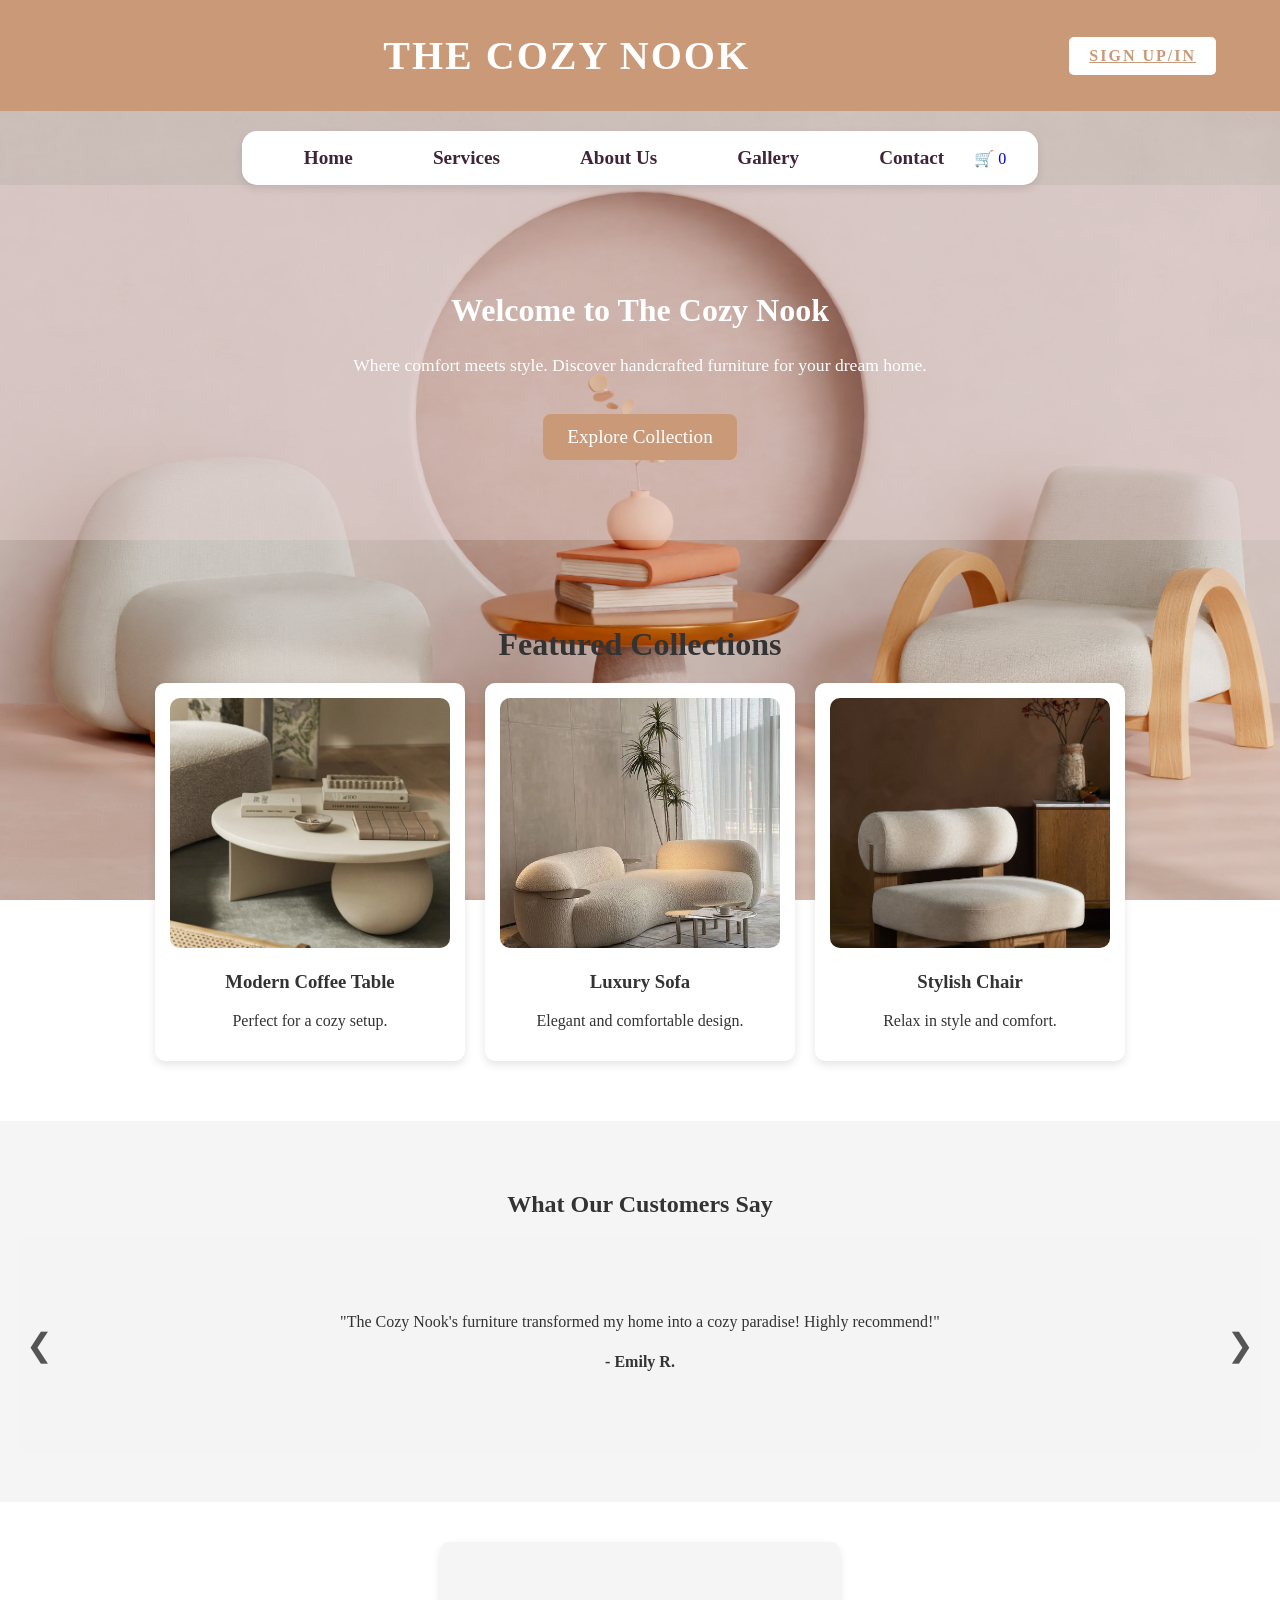
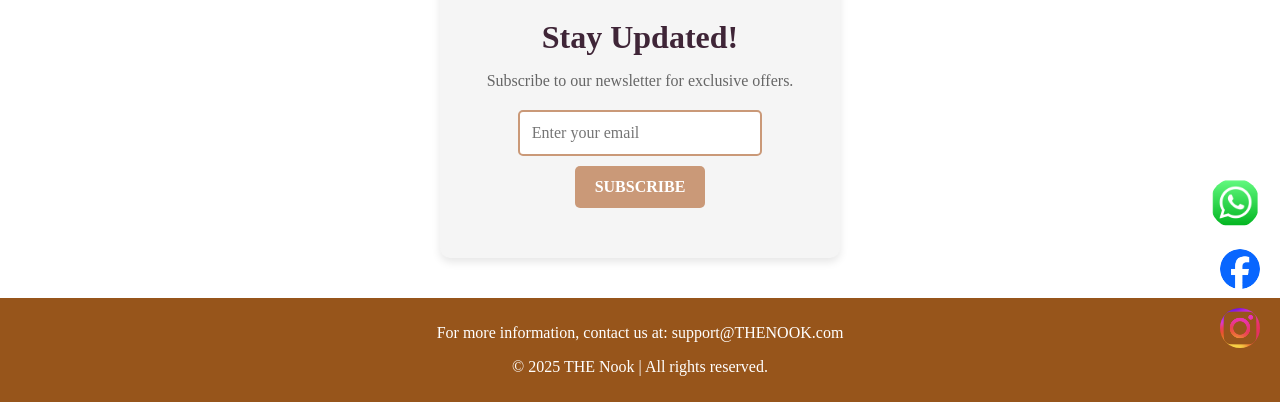
<file: html/index.html>
<!--About the devided work : everyonw worked equally on all of the html pages that whyy we did not specify 2 pages for each -->
<!DOCTYPE html>
<html lang="en">
<head>
    <meta charset="UTF-8">
    <meta name="viewport" content="width=device-width, initial-scale=1.0">
    <title>Home - CSC443 Project</title>
    <link rel="stylesheet" href="/css/style.css">
    <link rel="icon" type="image/x-icon" href="/images/favicon.png">

   

</head>

<body>
   
    <header>
        <div class="header-content">
            <span class="logo">THE COZY NOOK</span>
            
            <a href="/html/signin.html" class="sign-in">Sign Up/In</a>
        </div>
    </header>

    <nav class="navbar">
        <span class="menu-toggle" id="menu-toggle">&#9776;</span> <!-- ☰ -->
        <ul class="nav-links" id="nav-links">
            <li><a href="/html/index.html">Home</a></li>
            <li><a href="/html/services.html">Services</a></li>
            <li><a href="/html/team.html">About Us</a></li>
            <li><a href="/html/gallery.html">Gallery</a></li>
            <li><a href="/html/contact.html">Contact</a></li>
        </ul>
        <div class="cart-container">
            <a href="/html/cart.html" class="cart-link" style="text-decoration: none;">🛒 <span class="cart-count">0</span></a>
        </div>
    </nav>
    </nav>
    
    
   
    <section class="hero">
        <h1>Welcome to The Cozy Nook</h1>
        <p>Where comfort meets style. Discover handcrafted furniture for your dream home.</p>
        <a href="/html/gallery.html" class="cta-button">Explore Collection</a>
    </section>
    
  
<section class="featured-products">
    <h2>Featured Collections</h2>
    <div class="product-grid">
        <div class="product" data-category="coffee-table">
            <img src="/images/cofee.jpg" alt="Modern Coffee Table">
            <h3>Modern Coffee Table</h3>
            <p>Perfect for a cozy setup.</p>
        </div>
        <div class="product" data-category="sofa">
            <img src="/images/sofa4.jpg" alt="Luxury Sofa">
            <h3>Luxury Sofa</h3>
            <p>Elegant and comfortable design.</p>
        </div>
        <div class="product" data-category="chair">
            <img src="/images/chair.jpg" alt="Stylish Chair">
            <h3>Stylish Chair</h3>
            <p>Relax in style and comfort.</p>
        </div>
    </div>
</section>

    
    
<section class="testimonials">
    <h2>What Our Customers Say</h2>
  
    <div class="testimonial-slider">
      <button class="arrow left" onclick="prevSlide()">❮</button>
  
      <div class="testimonial-track">
  
        <div class="testimonial">
          <p>"The Cozy Nook's furniture transformed my home into a cozy paradise! Highly recommend!"</p>
          <h4>- Emily R.</h4>
        </div>
  
        <div class="testimonial">
          <p>"I was blown away by the quality and design of their pieces. The delivery was fast and hassle-free!"</p>
          <h4>- Daniel M.</h4>
        </div>
  
        <div class="testimonial">
          <p>"Beautiful craftsmanship and super comfortable. My living room finally feels complete!"</p>
          <h4>- Sara L.</h4>
        </div>
  
        <div class="testimonial">
          <p>"Customer service was fantastic! They helped me choose the perfect pieces for my small apartment."</p>
          <h4>- Mark T.</h4>
        </div>
  
        <div class="testimonial">
          <p>"Affordable, stylish, and durable—exactly what I was looking for. I get compliments all the time!"</p>
          <h4>- Jenna F.</h4>
        </div>
  
        <div class="testimonial">
          <p>"I love how customizable the furniture is. The modular sofa fits perfectly in my space!"</p>
          <h4>- Omar K.</h4>
        </div>
  
      </div>
  
      <button class="arrow right" onclick="nextSlide()">❯</button>
    </div>
  </section>
    
    <section class="newsletter">
        <h2>Stay Updated!</h2>
        <p>Subscribe to our newsletter for exclusive offers.</p>
        <form>
            <input type="email" placeholder="Enter your email">
            <button type="submit">Subscribe</button>
        </form>
    </section>
    
    
    <div class="floating-icons">
        <a href="https://www.facebook.com" target="_blank">
            <img src="/images/facebook.png" alt="Facebook">
        </a>
        <a href="https://www.instagram.com" target="_blank">
            <img src="/images/Instagram_Glyph_Gradient.png" alt="Instagram">
        </a>
    </div>
    
    <a href="https://wa.me/YOUR_PHONE_NUMBER" class="whatsapp-float" target="_blank">
        <img src="/images/whatsapp-icon.png" alt="Chat with us">
    </a>
    
    <footer>
        <p>For more information, contact us at: support@THENOOK.com</p>
        <p>&copy; 2025 THE Nook | All rights reserved.</p>
    </footer>
    <script src="/js/index.js"></script>
</body>
</html>
</file>
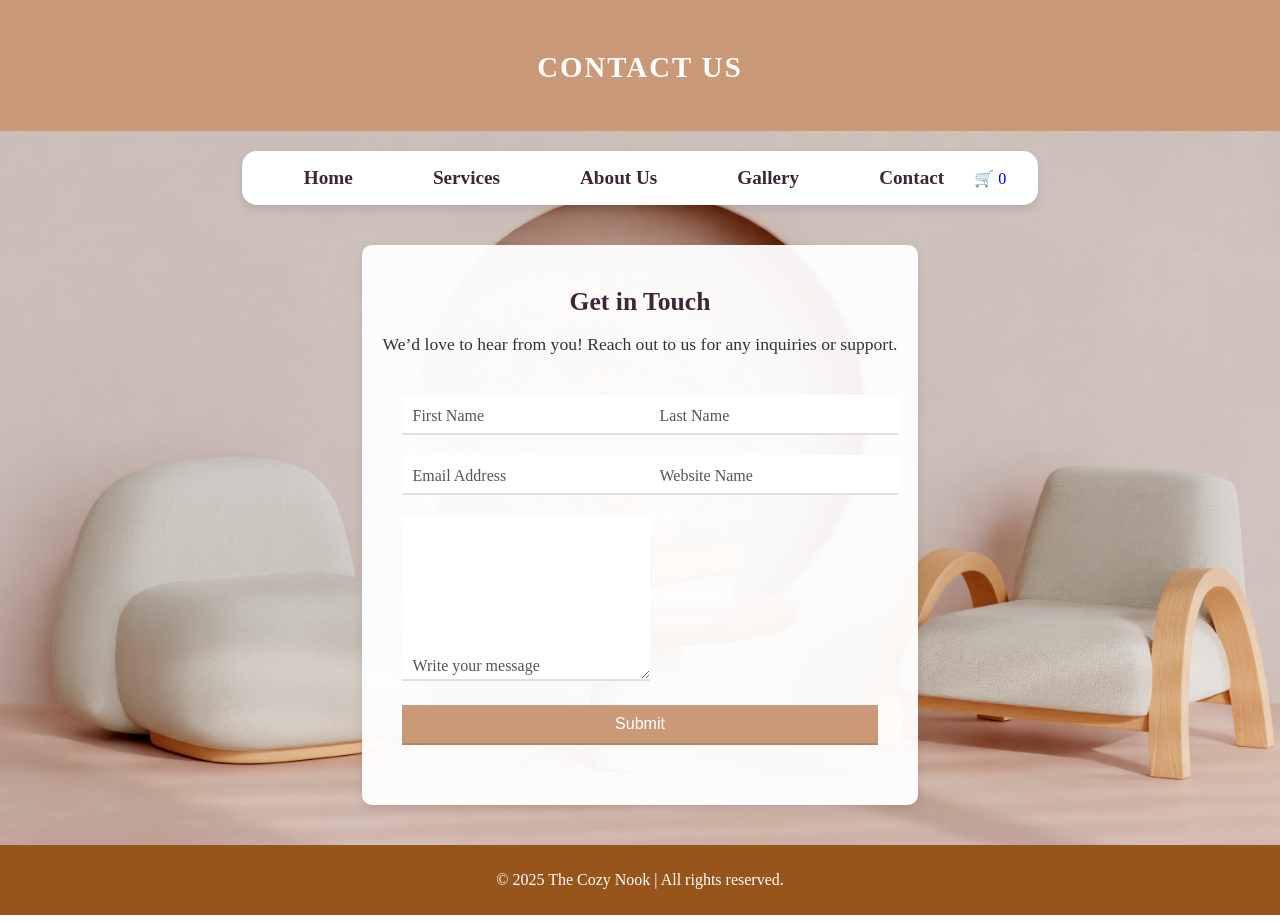
<file: html/contact.html>
<!DOCTYPE html>
<html lang="en">
<head>
    <meta charset="UTF-8">
    <meta name="viewport" content="width=device-width, initial-scale=1.0">
    <title>Contact Us - The Cozy Nook</title>
    <link rel="stylesheet" href="/css/style.css">
    <link rel="stylesheet" href="/css/contact.css">
    <link rel="icon" type="image/x-icon" href="/images/favicon.png">
</head>
<body>
    <header>
        <h1>Contact Us</h1>
    </header>

    <nav class="navbar">
        <span class="menu-toggle" id="menu-toggle">&#9776;</span> <!-- ☰ -->
        <ul class="nav-links" id="nav-links">
            <li><a href="/html/index.html">Home</a></li>
            <li><a href="/html/services.html">Services</a></li>
            <li><a href="/html/team.html">About Us</a></li>
            <li><a href="/html/gallery.html">Gallery</a></li>
            <li><a href="/html/contact.html">Contact</a></li>
        </ul>
        <div class="cart-container">
            <a href="/html/cart.html" class="cart-link" style="text-decoration: none;">🛒 <span class="cart-count">0</span></a>
        </div>
    </nav>

    <main class="contact-container">
        <h2>Get in Touch</h2>
        <p>We’d love to hear from you! Reach out to us for any inquiries or support.</p>
        
        <div class="contact-form">
            <form action="#">
                <div class="form-row">
                    <div class="input-data">
                        <input type="text" required>
                        <div class="underline"></div>
                        <label for="">First Name</label>
                    </div>
                    <div class="input-data">
                        <input type="text" required>
                        <div class="underline"></div>
                        <label for="">Last Name</label>
                    </div>
                </div>
                
                <div class="form-row">
                    <div class="input-data">
                        <input type="email" required>
                        <div class="underline"></div>
                        <label for="">Email Address</label>
                    </div>
                    <div class="input-data">
                        <input type="text" required>
                        <div class="underline"></div>
                        <label for="">Website Name</label>
                    </div>
                </div>

                <div class="form-row">
                    <div class="input-data textarea">
                        <textarea rows="8" required></textarea>
                        <div class="underline"></div>
                        <label for="">Write your message</label>
                    </div>
                </div>

                <div class="form-row submit-btn">
                    <div class="input-data">
                        <div class="inner"></div>
                        <input type="submit" value="Submit">
                    </div>
                </div>
            </form>
        </div>
    </main>

    <footer>
        <p>&copy; 2025 The Cozy Nook | All rights reserved.</p>
    </footer>
</body>
<script src="/js/contact.js"></script>

</html>
</file>
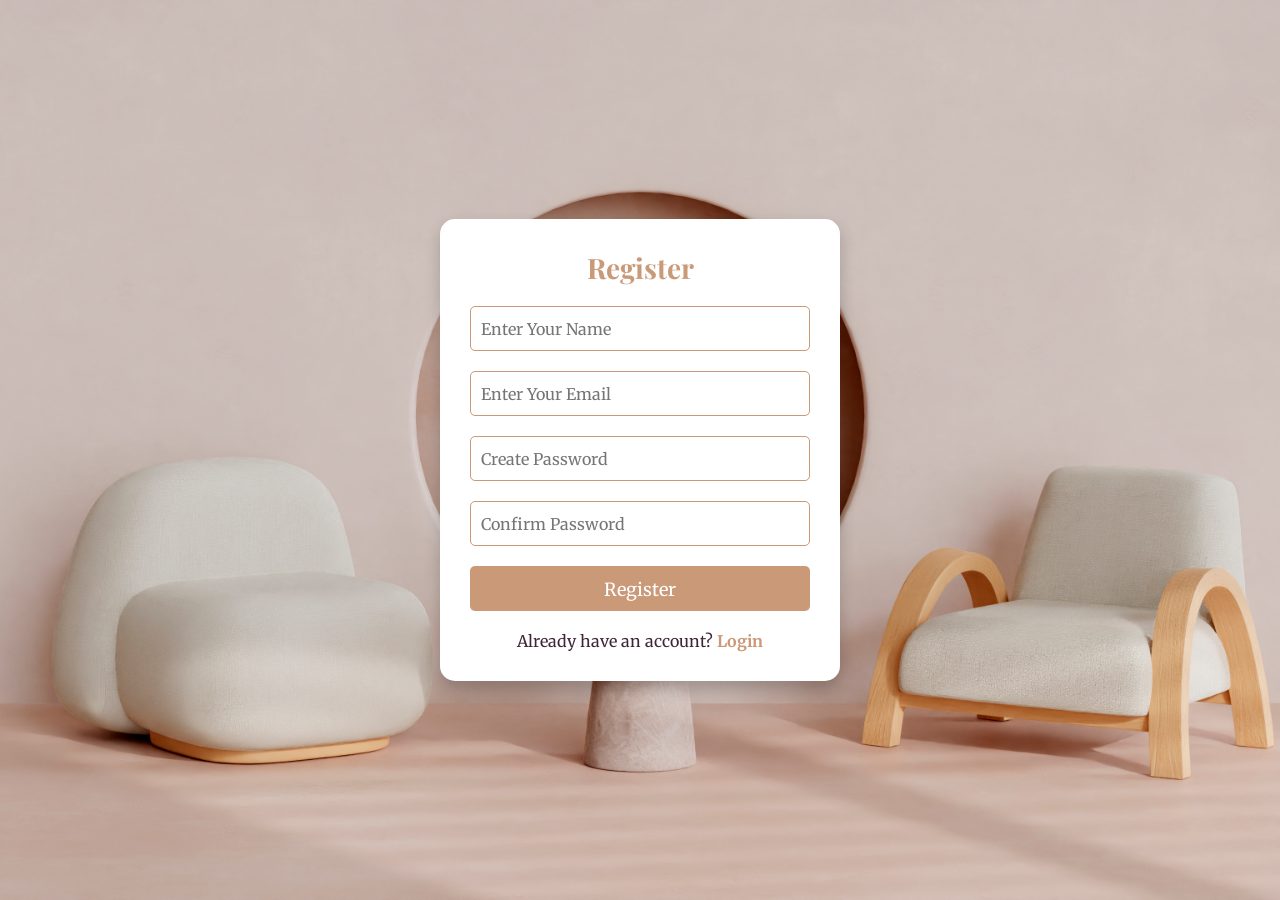
<file: html/register.html>
<!DOCTYPE html>
<html lang="en" dir="ltr">
<head>
    <meta charset="UTF-8">
    <title>Register | The Cozy Nook</title>
    <link rel="stylesheet" href="/css/style1.css">
    <meta name="viewport" content="width=device-width, initial-scale=1.0">
</head>
<body>
    <div class="container">
        <form id="register-form" class="form" novalidate>
            <div class="title">Register</div>
            <div class="input-box">
                <input type="text" id="name" placeholder="Enter Your Name" required>
                <div class="underline"></div>
            </div>
            <div class="input-box">
                <input type="email" id="email" placeholder="Enter Your Email" required>
                <div class="underline"></div>
            </div>
            <div class="input-box">
                <input type="password" id="password" placeholder="Create Password" required>
                <div class="underline"></div>
            </div>
            <div class="input-box">
                <input type="password" id="confirm-password" placeholder="Confirm Password" required>
                <div class="underline"></div>
                <small id="password-message" class="error-message"></small>
            </div>
            <div class="input-box button">
                <input type="submit" value="Register">
            </div>
            <p class="switch-form">Already have an account? <a href="/html/signin.html">Login</a></p>
        </form>
    </div>

    <script>
        const form = document.getElementById('register-form');
        const password = document.getElementById('password');
        const confirmPassword = document.getElementById('confirm-password');
        const message = document.getElementById('password-message');

        function validatePasswordMatch() {
            if (password.value !== confirmPassword.value) {
                message.textContent = 'Passwords do not match.';
                confirmPassword.setCustomValidity('Passwords do not match.');
            } else {
                message.textContent = '';
                confirmPassword.setCustomValidity('');
            }
        }

        password.addEventListener('input', validatePasswordMatch);
        confirmPassword.addEventListener('input', validatePasswordMatch);

        form.addEventListener('submit', function(event) {
            validatePasswordMatch();
            if (!form.checkValidity()) {
                event.preventDefault();
            }
        });
    </script>
</body>
</html>
</file>
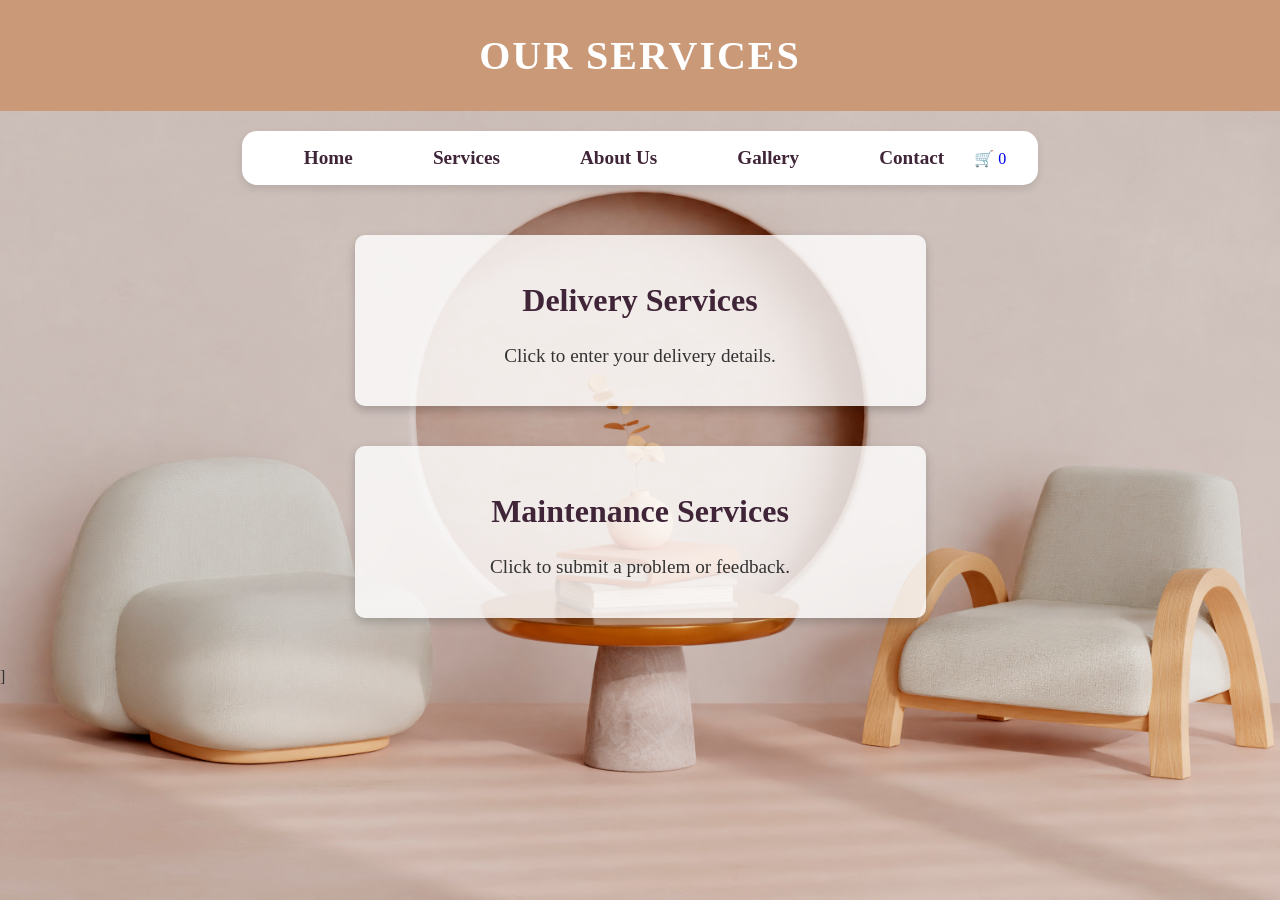
<file: html/services.html>
<!DOCTYPE html>
<html lang="en">
<head>
    <meta charset="UTF-8">
    <meta name="viewport" content="width=device-width, initial-scale=1.0">
    <title>Our Services - The Cozy Nook</title>
    <link rel="stylesheet" href="/css/style.css">
    <link rel="stylesheet" href="/css/services.css">
    <link rel="icon" type="image/x-icon" href="/images/favicon.png">
</head>
<body>
    <header>Our Services</header>
  
    <nav class="navbar">
        <span class="menu-toggle" id="menu-toggle">&#9776;</span> <!-- ☰ -->
        <ul class="nav-links" id="nav-links">
            <li><a href="/html/index.html">Home</a></li>
            <li><a href="/html/services.html">Services</a></li>
            <li><a href="/html/team.html">About Us</a></li>
            <li><a href="/html/gallery.html">Gallery</a></li>
            <li><a href="/html/contact.html">Contact</a></li>
        </ul>
        <div class="cart-container">
            <a href="/html/cart.html" class="cart-link" style="text-decoration: none;">🛒 <span class="cart-count">0</span></a>
        </div>
    </nav>
    <main>
       
        <section id="delivery-services" class="service-box">
            <h2>Delivery Services</h2>
            <p>Click to enter your delivery details.</p>
            <form id="delivery-form">
                <label for="customer-name">Full Name:</label>
                <input type="text" id="customer-name" name="customer-name" required>
                
                <label for="customer-address">Address:</label>
                <textarea id="customer-address" name="customer-address" required></textarea>
                
                <label for="customer-phone">Phone Number:</label>
                <input type="tel" id="customer-phone" name="customer-phone" required>
                
                <button type="submit">Confirm Order</button>
            </form>
            <p id="confirmation-message" class="confirmation-message">Your order has been processed successfully!</p>
        </section>

        
        <section id="maintenance-services" class="service-box">
            <h2>Maintenance Services</h2>
            <p>Click to submit a problem or feedback.</p>
            <form id="maintenance-form">
                <label for="customer-feedback">Your Message:</label>
                <textarea id="customer-feedback" name="customer-feedback" placeholder="Describe the issue..." required></textarea>
                
                <button type="submit">Submit</button>
            </form>
            <p id="maintenance-confirmation" class="confirmation-message">Your message has been received!</p>
        </section>
    </main>
]

    <script src="/js/services.js"></script>
</body>
</html>
</file>
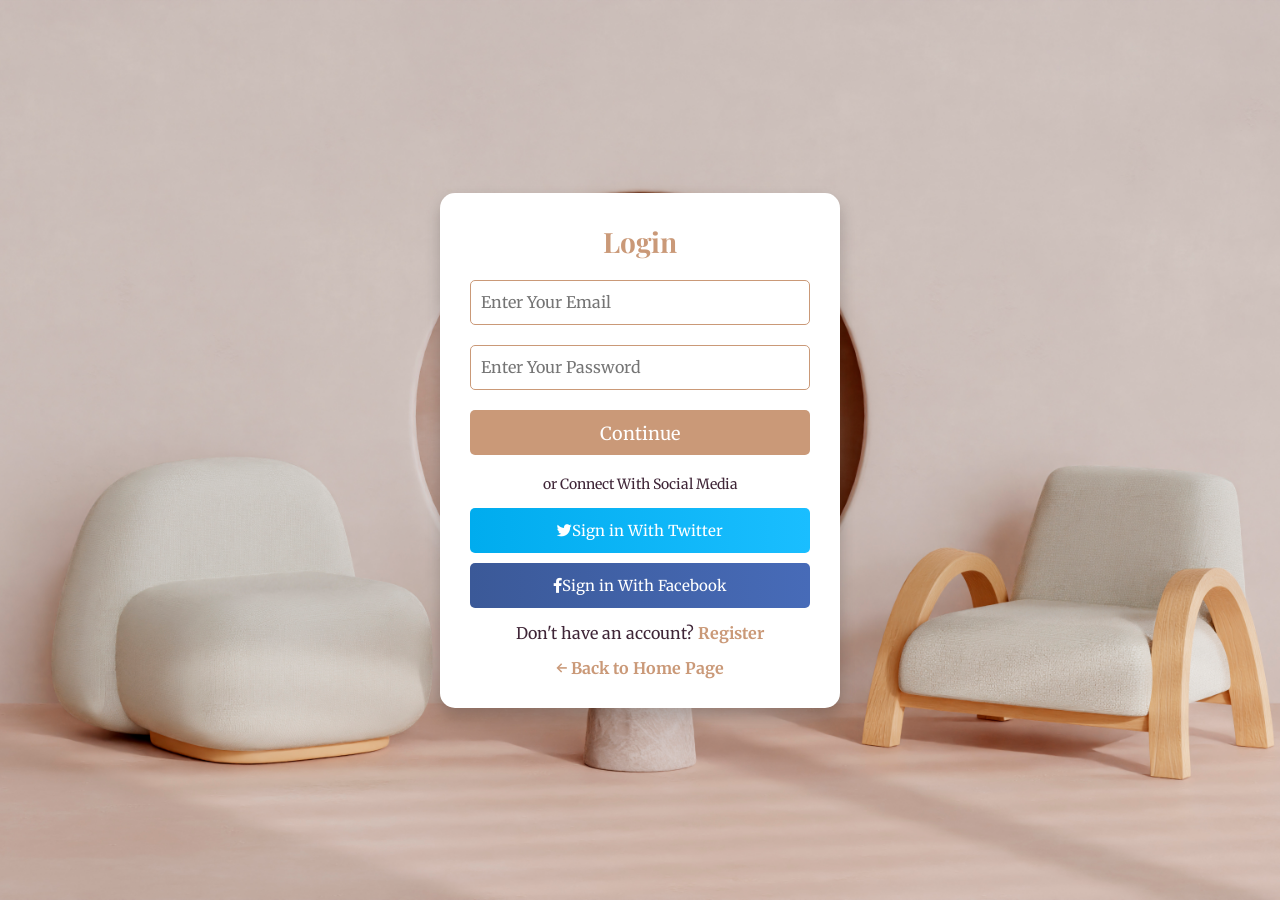
<file: html/signin.html>
<!DOCTYPE html>
<html lang="en" dir="ltr">
<head>
    <meta charset="UTF-8">
    <title>Sign In | The Cozy Nook</title>
    <link rel="stylesheet" href="/css/style1.css">
    <link rel="stylesheet" href="https://cdnjs.cloudflare.com/ajax/libs/font-awesome/5.15.2/css/all.min.css"/>
    <meta name="viewport" content="width=device-width, initial-scale=1.0">
</head>
<body>
    <div class="container">
        <form id="login-form" class="form">
            <div class="title">Login</div>
            <div class="input-box">
                <input type="text" placeholder="Enter Your Email" required>
                <div class="underline"></div>
            </div>
            <div class="input-box">
                <input type="password" placeholder="Enter Your Password" required>
                <div class="underline"></div>
            </div>
            <div class="input-box button">
                <input type="submit" value="Continue">
            </div>
            <div class="option">or Connect With Social Media</div>
            <div class="twitter">
                <a href="#"><i class="fab fa-twitter"></i>Sign in With Twitter</a>
            </div>
            <div class="facebook">
                <a href="#"><i class="fab fa-facebook-f"></i>Sign in With Facebook</a>
            </div>
            <p class="switch-form">Don't have an account? <a href="/html/register.html">Register</a></p>
            <!-- Back to Home Page Link -->
            <p class="switch-form"><a href="/html/index.html">← Back to Home Page</a></p>
        </form>
    </div>
</body>
</html>
</file>
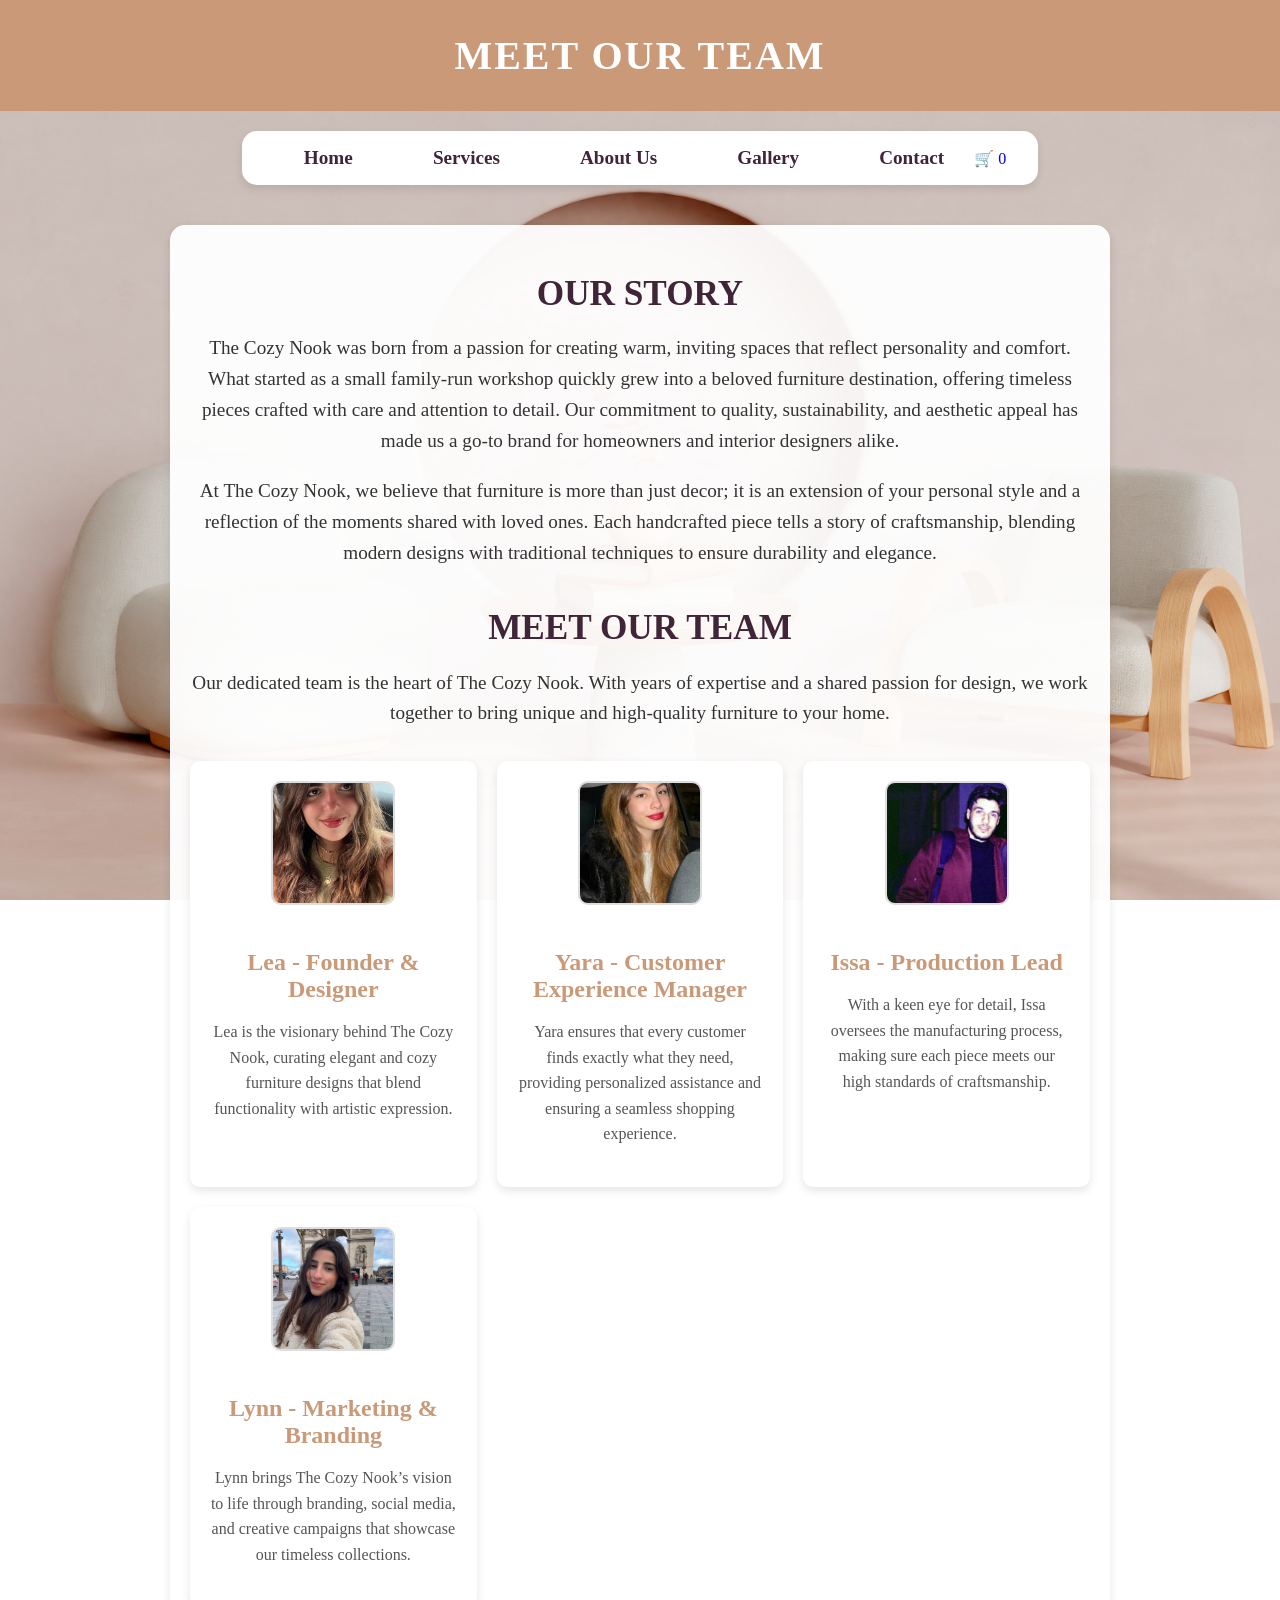
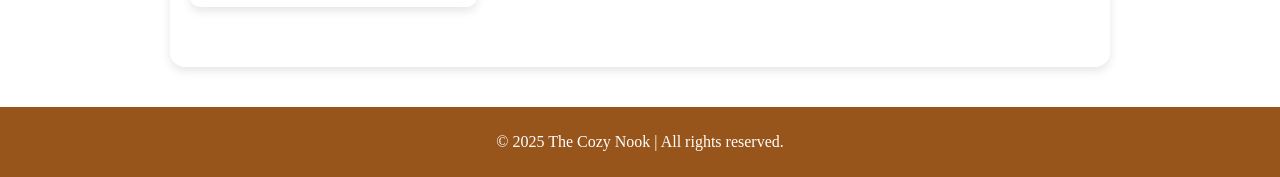
<file: html/team.html>
<!DOCTYPE html>
<html lang="en">
<head>
    <meta charset="UTF-8">
    <meta name="viewport" content="width=device-width, initial-scale=1.0">
    <title>About Us - The Cozy Nook</title>
    <link rel="stylesheet" href="/css/style.css">
    <link rel="stylesheet" href="/css/aboutus.css">
    <link rel="icon" type="image/x-icon" href="/images/favicon.png">
</head>
<body>
    <header>Meet Our Team</header>
  
    <nav class="navbar">
        <span class="menu-toggle" id="menu-toggle">&#9776;</span> <!-- ☰ -->
        <ul class="nav-links" id="nav-links">
            <li><a href="/html/index.html">Home</a></li>
            <li><a href="/html/services.html">Services</a></li>
            <li><a href="/html/team.html">About Us</a></li>
            <li><a href="/html/gallery.html">Gallery</a></li>
            <li><a href="/html/contact.html">Contact</a></li>
        </ul>
        <div class="cart-container">
            <a href="/html/cart.html" class="cart-link" style="text-decoration: none;">🛒 <span class="cart-count">0</span></a>
        </div>
    </nav>
    
    <main class="about-container">
        <section class="about-story">
            <h2>Our Story</h2>
            <p>The Cozy Nook was born from a passion for creating warm, inviting spaces that reflect personality and comfort. What started as a small family-run workshop quickly grew into a beloved furniture destination, offering timeless pieces crafted with care and attention to detail. Our commitment to quality, sustainability, and aesthetic appeal has made us a go-to brand for homeowners and interior designers alike.</p>
            <p>At The Cozy Nook, we believe that furniture is more than just decor; it is an extension of your personal style and a reflection of the moments shared with loved ones. Each handcrafted piece tells a story of craftsmanship, blending modern designs with traditional techniques to ensure durability and elegance.</p>
        </section>
        
        <section class="team-section">
            <h2>Meet Our Team</h2>
            <p>Our dedicated team is the heart of The Cozy Nook. With years of expertise and a shared passion for design, we work together to bring unique and high-quality furniture to your home.</p>
            <div class="team-members">
                <div class="team-member">
                    <img src="/images/lea.jpg" alt="Lea - Founder & Designer">
                    <h3>Lea - Founder & Designer</h3>
                    <p>Lea is the visionary behind The Cozy Nook, curating elegant and cozy furniture designs that blend functionality with artistic expression.</p>
                </div>
                <div class="team-member">
                    <img src="/images/yara.png" alt="Yara - Customer Experience Manager">
                    <h3>Yara - Customer Experience Manager</h3>
                    <p>Yara ensures that every customer finds exactly what they need, providing personalized assistance and ensuring a seamless shopping experience.</p>
                </div>
                <div class="team-member">
                    <img src="/images/issa1.png" alt="Issa - Production Lead">
                    <h3>Issa - Production Lead</h3>
                    <p>With a keen eye for detail, Issa oversees the manufacturing process, making sure each piece meets our high standards of craftsmanship.</p>
                </div>
                <div class="team-member">
                    <img src="/images/lynn.png" alt="Lynn - Marketing & Branding">
                    <h3>Lynn - Marketing & Branding</h3>
                    <p>Lynn brings The Cozy Nook’s vision to life through branding, social media, and creative campaigns that showcase our timeless collections.</p>
                </div>
                
            </div>
        </section>
    </main>
    
    <footer>
        <p>&copy; 2025 The Cozy Nook | All rights reserved.</p>
    </footer>
</body>
</html>
</file>
<file: css/style.css>
body {
    opacity: 0;
    animation: fadeIn 1s ease-in-out forwards;
}

@keyframes fadeIn {
    from {
        opacity: 0;
        transform: translateY(-10px);
    }
    to {
        opacity: 1;
        transform: translateY(0);
    }
}

body {
    font-family: 'Merriweather', serif; 
    margin: 0;
    padding: 0;
    background: url('/images/image2.jpg') no-repeat center center fixed;
    background-size: cover;
    color: #333;
    display: flex;
    flex-direction: column;
    min-height: 100vh;

    header {
        background: #CA9978;
        color: white;
        padding: 2rem 0;
        text-align: center;
        font-size: 2.5rem;
        font-weight: bold;
        text-transform: uppercase;
        letter-spacing: 2px;
        font-family: 'Playfair Display', serif;
        margin-bottom: 20px;
        position: relative;
    }
    
    .header-content {
        display: flex;
        justify-content: space-between;
        align-items: center;
        width: 90%;
        margin: 0 auto;
        max-width: 1200px;
    }
    
    .logo {
        flex-grow: 1;
        text-align: center;
    }
    
    .sign-in {
        background: white;
        color: #CA9978;
        font-size: 1rem;
        font-weight: bold;
        border: none;
        padding: 10px 20px;
        border-radius: 5px;
        cursor: pointer;
        text-transform: uppercase;
        transition: 0.3s ease-in-out;
    }
    
    .sign-in:hover {
        background: #b88364;
        color: white;
    }
}    



nav {
    background: white;
    padding: 1rem 2rem;
    display: flex;
    justify-content: space-between;
    align-items: center;
    box-shadow: 0 4px 8px rgba(0, 0, 0, 0.1);
    border-radius: 15px;
    margin: 0 auto;
    max-width: 90%;
    position: sticky;
    top: 0;
    z-index: 1000;
}

nav ul {
    list-style: none;
    padding: 0;
    display: flex;
    justify-content: center;
    gap: 20px;
    margin: 0;
}

nav ul li {
    margin: 0 15px;
}

nav ul li a {
    text-decoration: none;
    color: #3F2537;
    font-weight: bold;
    padding: 10px 15px;
    transition: all 0.3s ease-in-out;
    font-size: 1.2rem;
    font-family: 'Merriweather', serif; 
}
select {
    background: #CA9978;
    color: white; 
    padding: 8px;
    border: 1px solid #b27c6b;
    border-radius: 5px;
    font-family: 'Merriweather', serif;
    font-size: 16px;
}


select option {
    background: #EAD3C0; 
    color: #3F2537; 
    font-family: 'Merriweather', serif;
}


select option:hover, 
select option:checked {
    background: #C39272 !important; 
    color: white !important;
}

option {
    background: white;
    color: #3F2537;
    padding: 10px;
}


nav ul li a:hover {
    color: #CA9978;
    transform: scale(1.1);
}


.hero {
    text-align: center;
    padding: 80px 20px;
    color: white;
    background: rgba(233, 209, 209, 0.4);
    backdrop-filter: blur(5px);
}

.hero h1 {
    font-size: 3rem;
    font-weight: bold;
    font-family: 'Merriweather', serif;
}

.hero p {
    font-size: 1.2rem;
    margin-top: 10px;
    font-family: 'Merriweather', serif;
}

.cta-button {
    display: inline-block;
    margin-top: 20px;
    padding: 12px 24px;
    background: #CA9978;
    color: white;
    font-size: 1.2rem;
    text-decoration: none;
    border-radius: 8px;
    transition: 0.3s;
}

.cta-button:hover {
    background: #b27c6b;
}


.featured-products {
    text-align: center;
    padding: 60px 20px;
}

.featured-products h2 {
    font-size: 2rem;
    margin-bottom: 20px;
    font-family: 'Merriweather', serif;
}

.product-grid {
    display: flex;
    justify-content: center;
    gap: 20px;
    flex-wrap: wrap;
}

.product {
    background: white;
    border-radius: 10px;
    padding: 15px;
    box-shadow: 0 4px 8px rgba(0,0,0,0.1);
    text-align: center;
    width: 280px;
}

.product img {
    width: 100%;
    border-radius: 10px;
    object-fit: cover;
    max-height: 250px;
    transition: transform 0.3s ease-in-out;
}


.product:hover img {
    animation: bounce 0.6s ease-in-out;
}


@keyframes bounce {
    0% { transform: translateY(0); }
    30% { transform: translateY(-10px); }
    60% { transform: translateY(5px); }
    100% { transform: translateY(0); }
}



.testimonials {
    text-align: center;
    padding: 50px 20px;
    background: #F5F5F5;
}

.testimonial-slider {
    position: relative; /* Needed for arrow positioning */
    overflow: hidden;
    max-width: 100%;
    padding: 40px 0;
    background-color: #f4f4f4;
  }
  
  .testimonial-track {
    display: flex;
    transition: transform 0.5s ease-in-out;
  }
  
  .testimonial {
    min-width: 100%;
    box-sizing: border-box;
    padding: 20px;
    text-align: center;
  }
  
  /* Arrows */
  .arrow {
    position: absolute;
    top: 50%;
    transform: translateY(-50%);
    font-size: 2rem;
    background: none;
    border: none;
    cursor: pointer;
    color: #555;
    z-index: 10;
  }
  
  .arrow.left {
    left: 0;
  }
  
  .arrow.right {
    right: 0;
  }
  
  
  

.floating-icons {
    position: fixed;
    right: 20px;
    bottom: 50px;
    display: flex;
    flex-direction: column;
    gap: 15px;
    z-index: 1000;
}

.floating-icons a img {
    width: 40px;
    height: 40px;
    border-radius: 50%;
    transition: transform 0.3s ease-in-out, box-shadow 0.3s ease-in-out;
}

.floating-icons a img:hover {
    transform: scale(1.2);
    box-shadow: 0 4px 8px rgba(0, 0, 0, 0.2);
}


.whatsapp-float {
    position: fixed;
    right: 20px;
    bottom: 170px;
    z-index: 1000;
}

.whatsapp-float img {
    width: 50px;
    height: 50px;
    border-radius: 50%;
    transition: transform 0.3s ease-in-out;
}

.whatsapp-float img:hover {
    transform: scale(1.2);
}


footer {
    background:#97551B;
    color: white;
    text-align: center;
    padding: 10px 0;
    position: relative;
    width: 100%;
}
#category-select {
    background: #CA9978;
    color: white;
    padding: 12px;
    border: 1px solid #b27c6b;
    border-radius: 8px;
    font-size: 18px;
    font-family: 'Merriweather', serif;
    cursor: pointer;
    width: 280px;
    display: block;
    margin: 10px auto;
    text-align: center;
}


#category-select option {
    background: #EAD3C0;
    color: #3F2537;
    font-family: 'Merriweather', serif;
    padding: 10px;
    font-size: 16px;
}


.gallery-grid {
    display: grid;
    grid-template-columns: repeat(auto-fit, minmax(250px, 1fr));
    gap: 20px;
    justify-content: center;
    align-items: center;
    margin-top: 20px;
}


.gallery-item {
    text-align: center;
}


.gallery-category {
    display: none;
    grid-template-columns: 1fr;
    justify-content: center;
    text-align: center;
    margin-top: 20px;
}

.gallery-category.active {
    display: grid;
}


.gallery-category img {
    display: block;
    width: 100%;
    max-width: 450px;
    height: auto;
    margin-top: 10px;
    border-radius: 10px;
    box-shadow: 0 4px 8px rgba(0, 0, 0, 0.2);
    transition: transform 0.3s ease-in-out;
}


.gallery-category h3 {
    font-size: 1.6rem;
    font-weight: bold;
    color: #3F2537;
    text-align: center;
    margin-top: 10px;
}


.gallery-category img:hover {
    transform: scale(1.05);
}


#default {
    display: grid;
}

#category-select {
    background: #CA9978;
    color: white;
    padding: 12px;
    border: 1px solid #b27c6b;
    border-radius: 8px;
    font-size: 18px;
    font-family: 'Merriweather', serif;
    cursor: pointer;
    width: 280px;
    display: block;
    margin: 10px auto;
    text-align: center;
}


#category-select option {
    background: #EAD3C0;
    color: #3F2537;
    font-family: 'Merriweather', serif;
    padding: 10px;
    font-size: 16px;
}


.gallery-grid {
    display: flex;
    flex-wrap: wrap;
    gap: 20px;
    justify-content: center;
    align-items: center;
    margin-top: 20px;
}


.gallery-category {
    display: none;
    flex-direction: column;
    align-items: center;
    text-align: center;
    margin-top: 20px;
}


.gallery-category img {
    width: 350px;
    max-width: 100%;
    height: auto;
    margin-top: 10px;
    border-radius: 10px;
    box-shadow: 0 4px 8px rgba(0, 0, 0, 0.2);
    transition: transform 0.3s ease-in-out;
}


.gallery-category img:hover {
    transform: scale(1.05);
}


.gallery-category h3 {
    font-size: 1.4rem;
    font-weight: bold;
    color: #3F2537;
    text-align: center;
    margin-top: 10px;
}

.animated-intro {
    text-align: center;
    font-size: 2rem; 
    font-weight: bold;
    font-family: 'Playfair Display', serif; 
    color: #FFFFFF;
    margin: 20px auto;
    padding: 20px;
    display: inline-block;
    background: linear-gradient(135deg, #FFB6C1, #CA9978, #EAD3C0);
    background-size: 200% 200%;
    border-radius: 15px;
    box-shadow: 0 4px 12px rgba(0, 0, 0, 0.2);
    animation: gradientMove 3s infinite alternate;
}


@keyframes gradientMove {
    0% { background-position: left top; }
    100% { background-position: right bottom; }
}


.animated-intro span {
    display: inline-block;
    opacity: 0;
    transform: translateY(-20px);
    animation: dropLetters 0.8s ease-in-out forwards;
}


@keyframes dropLetters {
    0% {
        opacity: 0;
        transform: translateY(-20px);
    }
    100% {
        opacity: 1;
        transform: translateY(0);
    }
}


.animated-intro span {
    animation-delay: calc(var(--delay) * 0.05s);
}

.gallery-header {
    background: #CA9978;
    text-align: center;
    padding: 2rem 0;
    border-radius: 0 0 15px 15px;
}


.gallery-header h1 {
    font-size: 2.5rem;
    font-weight: bold;
    color: #FFFFFF;
    font-family: 'Playfair Display', serif;
    letter-spacing: 2px;
    margin: 0;
}

.add-to-cart {
    background: #CA9978;  
    color: white;
    font-size: 16px;
    font-weight: bold;
    border: none;
    padding: 10px 20px;
    border-radius: 8px;
    cursor: pointer;
    text-transform: uppercase;
    transition: all 0.3s ease-in-out;
    display: block;
    margin: 10px auto;
    width: 80%;
    text-align: center;
}


.add-to-cart:hover {
    background: #b27c6b; 
    transform: scale(1.05);
}


.add-to-cart:active {
    transform: scale(0.95);
}


.price {
    font-size: 18px;
    font-weight: bold;
    color: #3F2537; 
    text-align: center;
    margin: 5px 0;
}

.newsletter {
    text-align: center;
    background: #F5F5F5; 
    padding: 50px 20px;
    border-radius: 10px;
    box-shadow: 0 4px 8px rgba(0, 0, 0, 0.1);
    margin: 40px auto;
    max-width: 600px;
}

.newsletter h2 {
    font-size: 2rem;
    color: #3F2537;
    margin-bottom: 10px;
    font-family: 'Merriweather', serif;
}

.newsletter p {
    font-size: 1rem;
    color: #666;
    margin-bottom: 20px;
    font-family: 'Merriweather', serif;
}


.newsletter form {
    display: flex;
    justify-content: center;
    gap: 10px;
    flex-wrap: wrap;
}

.newsletter input[type="email"] {
    padding: 12px;
    font-size: 1rem;
    border: 2px solid #CA9978;
    border-radius: 5px;
    width: 60%;
    max-width: 350px;
    outline: none;
    transition: border 0.3s ease-in-out;
    font-family: 'Merriweather', serif;
}

.newsletter input[type="email"]:focus {
    border-color: #b27c6b;
}


.newsletter button {
    background: #CA9978;
    color: white;
    font-size: 1rem;
    font-weight: bold;
    border: none;
    padding: 12px 20px;
    border-radius: 5px;
    cursor: pointer;
    text-transform: uppercase;
    transition: background 0.3s ease-in-out, transform 0.2s ease-in-out;
    font-family: 'Merriweather', serif;
}

.newsletter button:hover {
    background: #b27c6b;
    transform: scale(1.05);
}


@media (max-width: 768px) {
    .newsletter form {
        flex-direction: column;
        align-items: center;
    }

    .newsletter input[type="email"] {
        width: 100%;
    }

    .newsletter button {
        width: 100%;
    }
}
/* Gallery images: pointer cursor and hover effect */
.gallery-item img {
    cursor: pointer;
    transition: transform 0.3s ease, box-shadow 0.3s ease;
  }
  .gallery-item img:hover {
    transform: scale(1.02);
    box-shadow: 0 4px 8px rgba(0,0,0,0.2);
  }
  
  /* Modal overlay */
  .modal {
    display: none;
    position: fixed;
    z-index: 999;
    top: 0; left: 0;
    width: 100%; height: 100%;
    background: rgba(0, 0, 0, 0.7);
    justify-content: center;
    align-items: center;
  }
  .modal.show {
    display: flex;
  }
  
  /* Modal content box */
  .modal-content {
    background: #fff;
    padding: 20px;
    max-width: 600px;
    max-height: 90%;
    overflow-y: auto;
    border-radius: 5px;
    position: relative;
    box-shadow: 0 5px 15px rgba(0,0,0,0.3);
    text-align: center;
  }
  
  /* Modal image */
  .modal-image {
    max-width: 100%;
    height: auto;
    margin-bottom: 15px;
  }
  
  /* Modal product title and price */
  .modal-title {
    font-size: 1.2em;
    margin: 0 0 10px;
  }
  .modal-price {
    font-size: 1.1em;
    margin-bottom: 15px;
  }
  
  /* Close button */
  .modal .close {
    position: absolute;
    top: 10px; right: 15px;
    font-size: 1.5em;
    color: #333;
    cursor: pointer;
  }
  .modal .close:hover {
    color: #000;
  }@media (min-width: 480px) {
    .header-top {
      flex-direction: row;
      justify-content: space-between;
    }
  
    .signup-btn {
      margin-bottom: 0;
    }
  
    .nav-links {
      flex-direction: row;
      justify-content: center;
    }
  
    .nav-links li {
      width: auto;
    }
  
    .nav-links a {
      padding: 8px 15px;
    }
  
    .hero h1 {
      font-size: 2rem;
    }
  
    .hero p {
      font-size: 1.1rem;
    }
  
    .testimonial {
      font-size: 1rem;
      max-width: 400px;
    }
  }
  .menu-toggle {
    display: none;
    font-size: 1.8rem;
    color: #3F2537;
    cursor: pointer;
    padding: 10px;
  }
  
  /* Default: hide nav links on small screens */
  @media (max-width: 768px) {
    .nav-links {
      display: none;
      flex-direction: column;
      align-items: center;
      background: white;
      position: absolute;
      top: 60px;
      left: 0;
      right: 0;
      z-index: 999;
      padding: 10px 0;
      box-shadow: 0 4px 8px rgba(0,0,0,0.1);
    }
  
    .nav-links.show-nav {
      display: flex;
    }
  
    .menu-toggle {
      display: block;
    }
  
    .cart-container {
      margin-left: auto;
    }
  
    nav.navbar {
      display: flex;
      align-items: center;
      justify-content: space-between;
      position: relative;
    }
  }.team-members {
    display: grid;
    grid-template-columns: repeat(auto-fit, minmax(250px, 1fr));
    gap: 2rem;
    margin-top: 2rem;
}

.team-member {
    background-color: #f9f9f9;
    padding: 1rem;
    border-radius: 10px;
    text-align: center;
    box-shadow: 0 4px 6px rgba(0, 0, 0, 0.1);
}

.team-member img {
    width: 120px;
    height: 120px;
    object-fit: cover;
    border-radius: 10px;
    margin-bottom: 1rem;
    border: 2px solid #ddd;
}

  
  /* Prevent background scrolling when modal is open */
</file>
<file: css/contact.css>
.contact-container {
    max-width: 800px;
    margin: 40px auto;
    padding: 20px;
    background: rgba(255, 255, 255, 0.95);
    border-radius: 10px;
    box-shadow: 0 4px 10px rgba(0, 0, 0, 0.1);
    text-align: center;
}

.contact-container h2 {
    font-size: 2rem;
    color: #3F2537;
    font-family: 'Merriweather', serif;
    margin-bottom: 10px;
}

.contact-container p {
    font-size: 1.1rem;
    color: #333;
    margin-bottom: 20px;
}

.contact-form {
    padding: 20px;
}


.form-row {
    display: flex;
    justify-content: space-between;
    margin-bottom: 20px;
}

.input-data {
    position: relative;
    width: 48%;
}

.input-data input,
.textarea textarea {
    width: 100%;
    font-size: 1rem;
    padding: 10px;
    border: none;
    border-bottom: 2px solid rgba(0, 0, 0, 0.12);
    outline: none;
    transition: border-color 0.3s;
}

.input-data input:focus,
.textarea textarea:focus {
    border-color: #CA9978;
}

.input-data label {
    position: absolute;
    bottom: 10px;
    left: 10px;
    font-size: 1rem;
    transition: all 0.3s ease;
    color: #555;
}

.input-data input:focus ~ label,
.textarea textarea:focus ~ label,
.input-data input:valid ~ label,
.textarea textarea:valid ~ label {
    transform: translateY(-20px);
    font-size: 0.85rem;
    color: #CA9978;
}


.submit-btn {
    text-align: center;
    margin-top: 20px;
}

.submit-btn .input-data {
    width: 100%;
}

.submit-btn input {
    background: #CA9978;
    color: white;
   
}
.input-data label.active {
    transform: translateY(-20px);
    font-size: 0.85rem;
    color: #CA9978;
    transition: all 0.3s ease-in-out;
}


@keyframes shake {
    0%, 100% { transform: translateX(0); }
    25% { transform: translateX(-5px); }
    50% { transform: translateX(5px); }
    75% { transform: translateX(-5px); }
}

.shake {
    animation: shake 0.4s ease-in-out;
    border-bottom: 2px solid red !important;
}


.clicked {
    animation: clickEffect 0.4s ease-in-out;
}

@keyframes clickEffect {
    0% { transform: scale(1); }
    50% { transform: scale(0.95); }
    100% { transform: scale(1); }
}

header h1 {
    font-size: 1.8rem; 
    color: white;
    font-family: 'Merriweather', serif;
    text-align: center;
    margin-bottom: 15px;
}


.contact-container h2 {
    font-size: 1.6rem; 
    color: #3F2537;
    font-family: 'Merriweather', serif;
    margin-bottom: 10px;
}
</file>
<file: css/style1.css>
@import url('https://fonts.googleapis.com/css2?family=Merriweather:wght@300;400;700&family=Playfair+Display:wght@400;700&display=swap');

* {
    margin: 0;
    padding: 0;
    box-sizing: border-box;
    font-family: 'Merriweather', serif;
}

html, body {
    display: flex;
    height: 100vh;
    width: 100%;
    justify-content: center;
    align-items: center;
    background: url('/images/image2.jpg') no-repeat center center fixed;
    background-size: cover;
    color: #3F2537;
}

.container {
    background: white;
    max-width: 400px;
    width: 100%;
    padding: 30px;
    border-radius: 15px;
    box-shadow: 0 8px 16px rgba(0, 0, 0, 0.2);
    text-align: center;
    position: relative;
    overflow: hidden;
}

.container .title {
    font-size: 28px;
    font-weight: bold;
    margin-bottom: 20px;
    color: #CA9978;
    font-family: 'Playfair Display', serif;
}

.input-box {
    width: 100%;
    position: relative;
    margin-bottom: 20px;
}

.input-box input {
    width: 100%;
    height: 45px;
    padding: 10px;
    font-size: 16px;
    border: 1px solid #CA9978;
    border-radius: 5px;
    outline: none;
    transition: 0.3s;
}

.input-box input:focus {
    border-color: #b27c6b;
    box-shadow: 0 0 8px rgba(202, 153, 120, 0.5);
}

.button input[type="submit"] {
    width: 100%;
    background: #CA9978;
    color: white;
    font-size: 18px;
    border: none;
    border-radius: 5px;
    padding: 12px;
    cursor: pointer;
    transition: 0.3s;
}

.button input[type="submit"]:hover {
    background: #b27c6b;
}

.option {
    font-size: 14px;
    margin: 15px 0;
}


.twitter a, .facebook a {
    display: flex;
    justify-content: center;
    align-items: center;
    width: 100%;
    height: 45px;
    font-size: 15px;
    text-decoration: none;
    color: white;
    border-radius: 5px;
    transition: 0.3s;
    padding: 10px;
}

.twitter a {
    background: linear-gradient(to right, #00acee, #1abeff);
    margin: 10px 0;
}

.twitter a:hover {
    background: linear-gradient(to left, #00acee, #1abeff);
}

.facebook a {
    background: linear-gradient(to right, #3b5998, #476bb8);
}

.facebook a:hover {
    background: linear-gradient(to left, #3b5998, #476bb8);
}

.switch-form {
    margin-top: 15px;
}

.switch-form a {
    color: #CA9978;
    font-weight: bold;
    text-decoration: none;
    transition: 0.3s;
}

.switch-form a:hover {
    text-decoration: underline;
}


.hidden {
    display: none;
}


.fade-in {
    animation: fadeIn 0.5s ease-in-out forwards;
}

@keyframes fadeIn {
    from {
        opacity: 0;
        transform: translateY(20px);
    }
    to {
        opacity: 1;
        transform: translateY(0);
    }
}
.error-message {
    color: red;
    font-size: 14px;
    margin-top: 5px;
    display: block;
}
</file>
<file: css/services.css>
main {
    display: flex;
    justify-content: center;
    align-items: flex-start;
    gap: 40px;
    padding: 50px;
    flex-wrap: wrap;
}

.service-box {
    width: 45%;
    padding: 20px;
    background: rgba(255, 255, 255, 0.8);
    border-radius: 10px;
    box-shadow: 0 4px 10px rgba(0, 0, 0, 0.2);
    text-align: center;
    transition: all 0.4s ease-in-out;
    cursor: pointer;
    position: relative;
}

.service-box:hover {
    transform: scale(1.05);
    box-shadow: 0 6px 15px rgba(0, 0, 0, 0.25);
}

.service-box h2 {
    font-size: 2rem;
    color: #3F2537;
    font-family: 'Merriweather', serif;
}

.service-box p {
    font-size: 1.2rem;
    color: #333;
}

.service-box form {
    display: none;
    margin-top: 20px;
}

.service-box.expanded {
    width: 60%;
    padding: 30px;
    background: rgba(202, 153, 120, 0.95);
    color: white;
    box-shadow: 0 8px 20px rgba(0, 0, 0, 0.3);
}

.service-box.expanded form {
    display: block;
}

.service-box.expanded h2 {
    color: white;
}
.service-box.expanded form {
    display: block !important;
}



input, textarea {
    width: 100%;
    padding: 10px;
    margin-top: 10px;
    border: 1px solid #b27c6b;
    border-radius: 5px;
    font-family: 'Merriweather', serif;
}

button {
    background: #CA9978;
    color: white;
    font-size: 1rem;
    font-weight: bold;
    border: none;
    padding: 10px 15px;
    border-radius: 5px;
    cursor: pointer;
    transition: 0.3s ease-in-out;
    margin-top: 15px;
}

button:hover {
    background: #b88364;
}

.confirmation-message {
    display: none;
    margin-top: 15px;
    font-size: 1.2rem;
    font-weight: bold;
    color: #3F2537;
}


@media (max-width: 768px) {
    main {
        flex-direction: column;
        align-items: center;
    }
    
    .service-box {
        width: 90%;
    }

    .service-box.expanded {
        width: 95%;
    }
  

}
</file>
<file: css/aboutus.css>
.about-container {
    max-width: 900px;
    margin: 40px auto;
    padding: 20px;
    background: rgba(255, 255, 255, 0.95);
    border-radius: 15px;
    box-shadow: 0 4px 10px rgba(0, 0, 0, 0.1);
    text-align: center;
    font-family: 'Merriweather', serif;
}

.about-story, .team-section {
    margin-bottom: 40px;
}

.about-story h2, .team-section h2 {
    font-size: 2.2rem;
    color: #3F2537;
    font-family: 'Playfair Display', serif;
    margin-bottom: 15px;
    text-transform: uppercase;
}

.about-story p, .team-section p {
    font-size: 1.2rem;
    color: #333;
    line-height: 1.6;
    margin-bottom: 20px;
}

.team-members {
    display: grid;
    grid-template-columns: repeat(auto-fit, minmax(250px, 1fr));
    gap: 20px;
    justify-content: center;
    text-align: center;
}

.team-member {
    background: white;
    padding: 20px;
    border-radius: 10px;
    box-shadow: 0 4px 10px rgba(0, 0, 0, 0.1);
}

.team-member h3 {
    font-size: 1.5rem;
    color: #CA9978;
    font-family: 'Merriweather', serif;
    margin-bottom: 10px;
}

.team-member p {
    font-size: 1rem;
    color: #555;
}


@media (max-width: 768px) {
    .about-container {
        padding: 15px;
    }

    .team-members {
        grid-template-columns: 1fr;
    }
}
</file>
